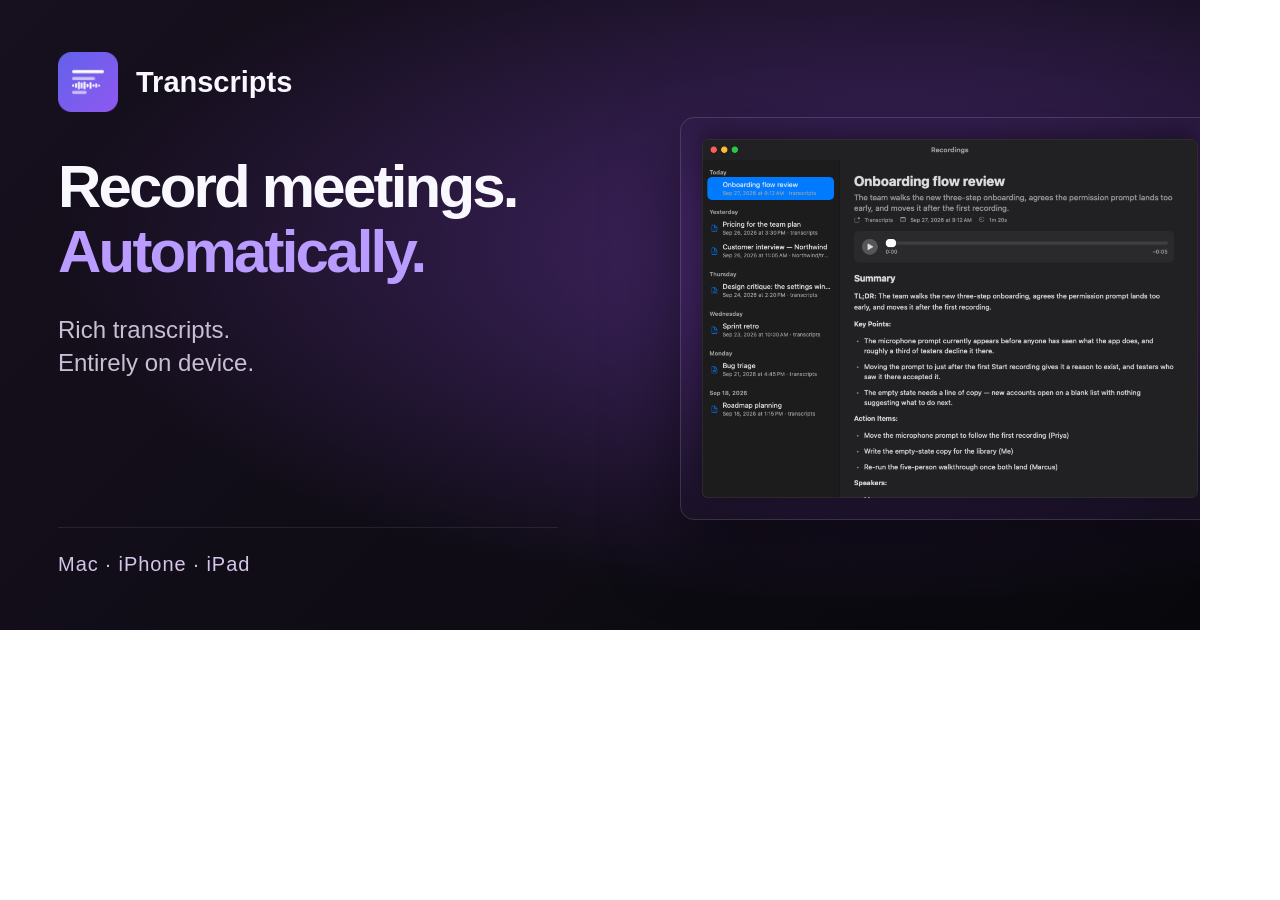
<file: site/social-card.html>
<!doctype html><meta charset="utf-8"><style>
*{box-sizing:border-box}body{margin:0;font-family:-apple-system,BlinkMacSystemFont,sans-serif;color:#faf8ff}.card{position:relative;width:1200px;height:630px;overflow:hidden;background:radial-gradient(ellipse at 76% 40%,#492871,transparent 66%),linear-gradient(135deg,#17101f,#09090d)}.brand{position:absolute;left:58px;top:52px;display:flex;gap:18px;align-items:center;font-size:29px;font-weight:650}.brand img{width:60px;height:60px}.copy{position:absolute;left:58px;top:155px;width:575px}h1{font-size:60px;line-height:1.08;letter-spacing:-2.8px;margin:0;font-weight:700}h1 span{color:#ba9bff}p{font-size:24px;line-height:1.4;color:#c8bfd5;margin-top:28px;width:480px}.devices{position:absolute;left:58px;bottom:54px;color:#d4c5e9;font-size:20px;letter-spacing:1px}.screen{position:absolute;left:680px;top:117px;width:540px;height:403px;object-fit:contain;border-radius:14px;box-shadow:0 28px 70px #0008;border:1px solid #ffffff22}.rule{position:absolute;left:58px;bottom:102px;width:500px;height:1px;background:#ffffff16}
</style><div class="card"><div class="brand"><img src="../docs/assets/icon.png">Transcripts</div><div class="copy"><h1>Record meetings.<br><span>Automatically.</span></h1><p>Rich transcripts.<br>Entirely on device.</p></div><img class="screen" src="../docs/guide/images/document-summary.webp"><div class="rule"></div><div class="devices">Mac · iPhone · iPad</div></div>
</file>
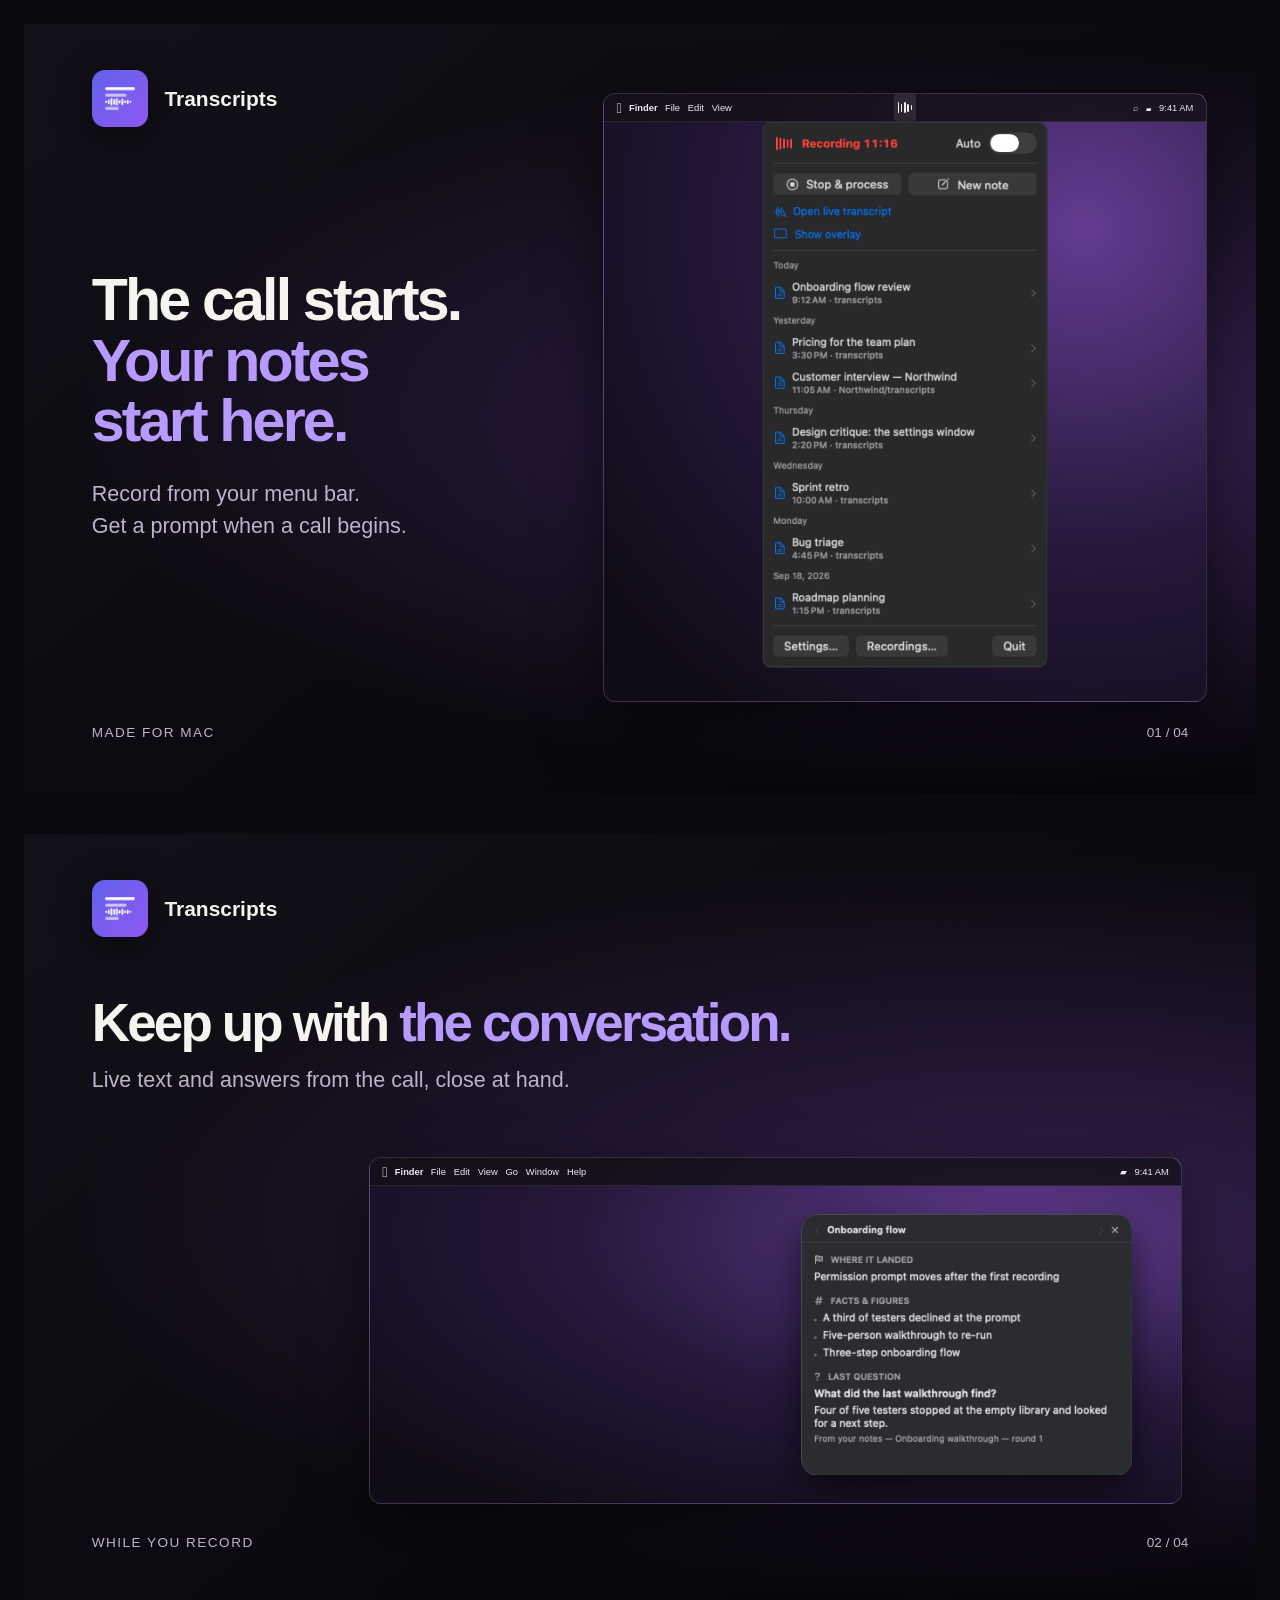
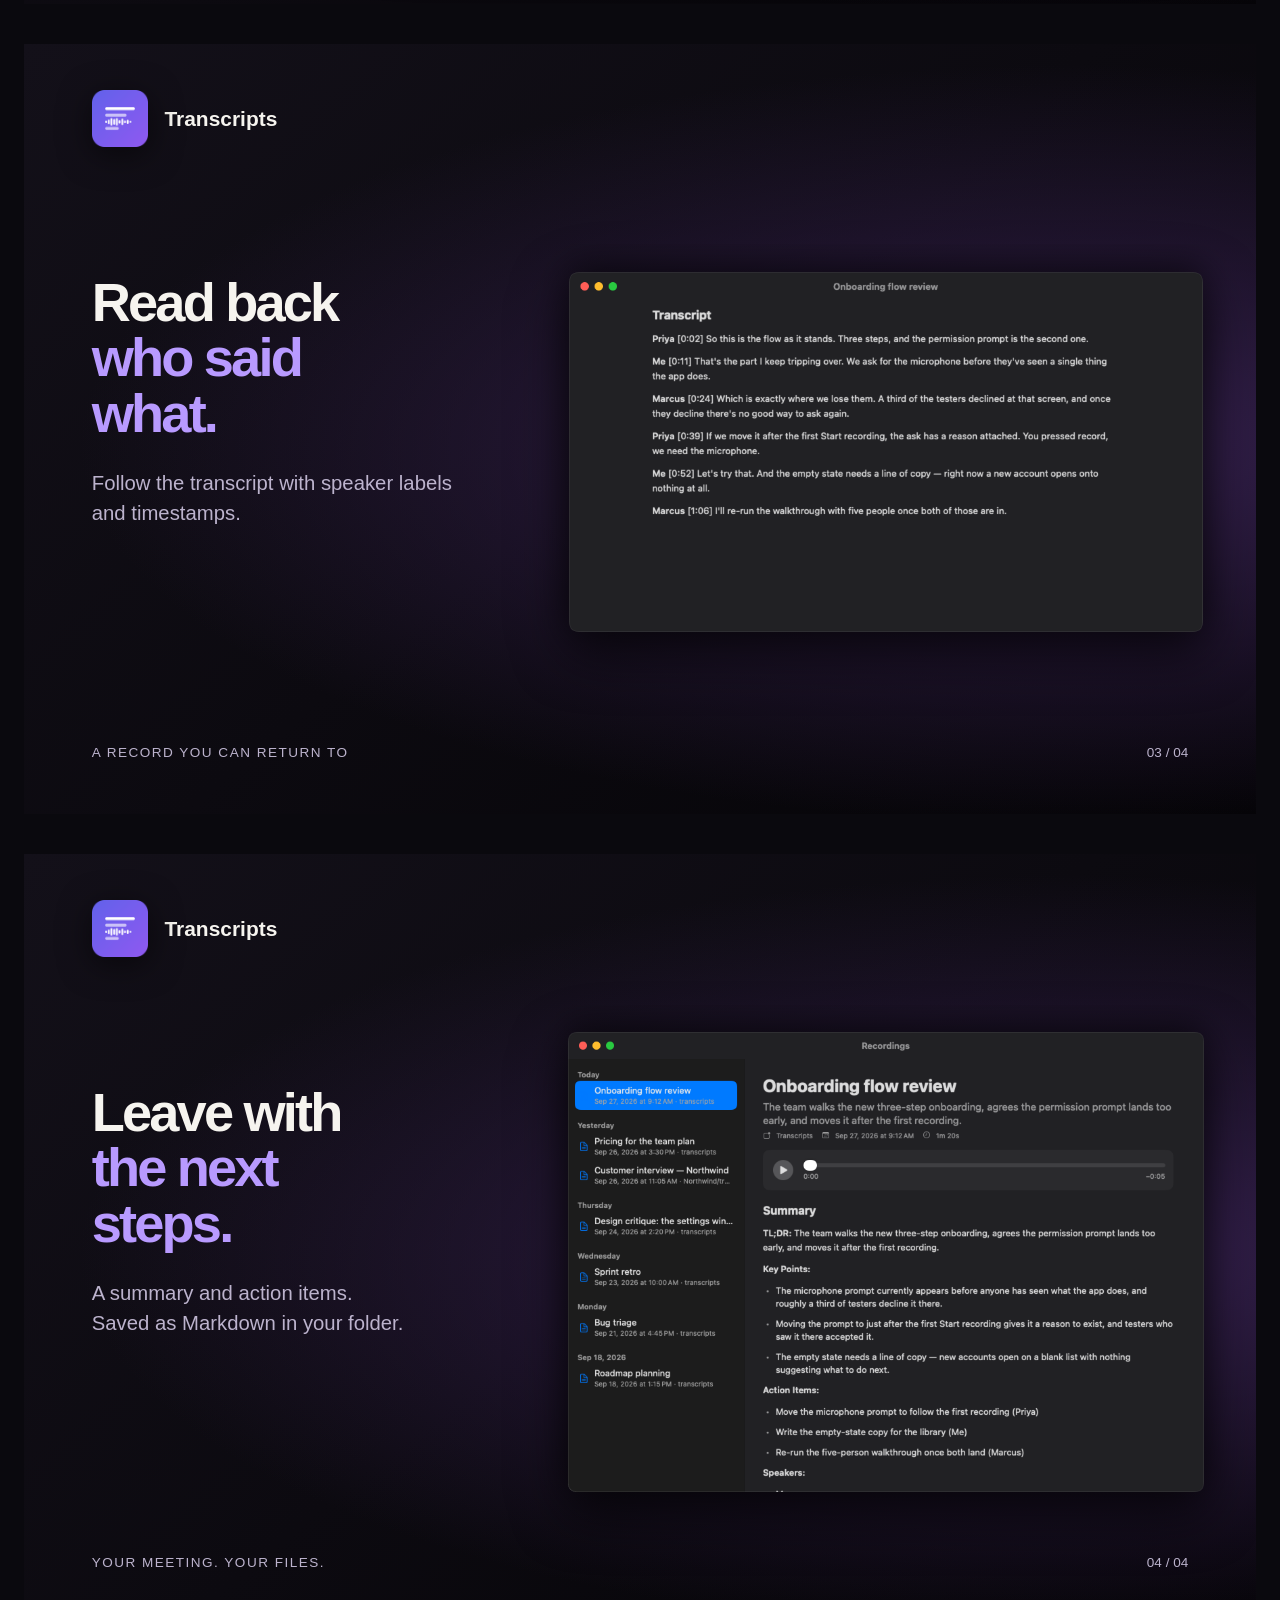
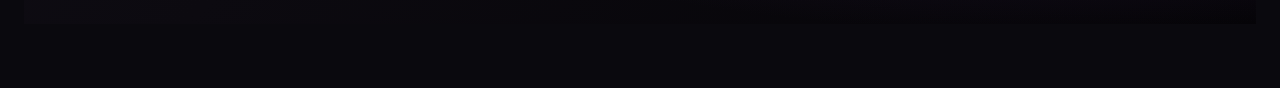
<file: scripts/store-artwork/mac.html>
<!doctype html>
<html lang="en"><meta charset="utf-8"><meta name="viewport" content="width=device-width,initial-scale=1">
<title>Transcripts — Mac App Store visual refresh</title>
<style>
*{box-sizing:border-box}body{margin:0;background:#e8e9ec;color:#171b27;font-family:-apple-system,BlinkMacSystemFont,sans-serif}header{max-width:1120px;margin:60px auto 36px;padding:0 24px}header h1{font-size:36px;letter-spacing:-1.4px;margin-bottom:12px}header p{max-width:820px;line-height:1.65;color:#50596b}main{max-width:1440px;margin:auto;padding:24px}.frame{width:100%;aspect-ratio:1.6;position:relative;overflow:hidden;margin-bottom:40px;container-type:inline-size;background:#101520;color:#f6f4ef}.slide{position:absolute;inset:0;background:radial-gradient(ellipse at 85% 55%,#314862 0,transparent 65%),linear-gradient(135deg,#131925,#090e17)}.brand{position:absolute;left:5.5%;top:7%;display:flex;align-items:center;gap:1cqw;font-size:1.5cqw;font-weight:600}.wave{display:flex;gap:.25cqw;align-items:center;height:2.4cqw}.wave i{display:block;width:.25cqw;background:#70d8c8;border-radius:1cqw}.wave i:nth-child(1),.wave i:nth-child(5){height:35%}.wave i:nth-child(2),.wave i:nth-child(4){height:65%}.wave i:nth-child(3){height:100%}.copy{position:absolute;left:5.5%;top:30%;width:38%;z-index:2}h2{font-size:5.2cqw;line-height:1.02;letter-spacing:-.23cqw;margin:0 0 2.2cqw;font-weight:650}h2 em{font-style:normal;color:#87e1d2}.copy p{font-size:1.75cqw;line-height:1.48;color:#b7c4d5;margin:0;max-width:31cqw}.foot{position:absolute;left:5.5%;bottom:7%;font-size:1.1cqw;letter-spacing:.12cqw;color:#b7c4d5}.num{position:absolute;right:5.5%;bottom:7%;font-size:1.1cqw;color:#b7c4d5}.product{position:absolute;right:5%;top:21%;width:49%;height:65%;display:flex;align-items:center;justify-content:center}.product img{display:block;max-width:100%;max-height:100%;object-fit:contain;box-shadow:0 2cqw 5cqw #0008;border-radius:1cqw}.menu .product{top:9%;height:80%;right:7%;width:40%}.wide .copy{top:22%;width:80%}.wide h2{font-size:4.5cqw;margin-bottom:1.2cqw}.wide .copy p{max-width:80cqw}.wide .product{top:44%;height:41%;right:9%;width:82%}.document .copy{width:36%}.document .product{top:20%;height:65%;width:51%;right:4%}.document h2{font-size:4.5cqw}.light .slide{background:radial-gradient(ellipse at 80% 60%,#d6e5e0 0,transparent 70%),#f3f1eb;color:#172b32}.light h2 em{color:#267c70}.light .copy p,.light .foot,.light .num{color:#50656a}.light .wave i{background:#267c70}footer{max-width:1100px;margin:16px auto 60px;padding:0 24px;line-height:1.6;color:#50596b}a{color:inherit}@media print{header,footer{display:none}main{padding:0}.frame{break-after:page;margin:0}}

/* V2: icon-led purple / black artwork. */
body{background:#0a090e;color:#f5f2ff}header p,footer{color:#aaa3ba}.frame{background:#09080d}.slide{background:radial-gradient(ellipse at 85% 52%,#35204e 0,transparent 67%),linear-gradient(140deg,#131019,#050407)}h2 em{color:#b89aff}.copy p,.foot,.num{color:#bcb3cd}.brand{top:6%;gap:1.3cqw;font-size:1.7cqw}.app-icon{width:4.6cqw;height:4.6cqw;filter:drop-shadow(0 .6cqw 1.3cqw #0008)}.product img{box-shadow:none;border-radius:0;filter:drop-shadow(0 1.8cqw 2cqw #0009)}.desktop{position:absolute;background:radial-gradient(ellipse at 80% 22%,#623c91 0,#26183b 48%,#100c17 88%);border:1px solid #ffffff24;border-radius:1cqw;overflow:hidden;box-shadow:0 2cqw 5cqw #0008}.menu-desktop{right:4%;top:9%;width:49%;height:79%}.macbar{position:absolute;z-index:2;left:0;right:0;top:0;height:2.25cqw;background:#141019dc;border-bottom:1px solid #ffffff16;display:flex;align-items:center;justify-content:space-between;padding:0 1cqw;font-size:.76cqw;color:#eee9f6;white-space:nowrap}.leftmenus{display:flex;align-items:center;gap:.6cqw}.statusmark{position:absolute;left:calc(50% - .9cqw);width:1.8cqw;height:100%;display:flex;align-items:center;justify-content:center;gap:.15cqw;background:#ffffff17;border-radius:.25cqw}.statusmark i{width:.12cqw;height:.9cqw;border-radius:1cqw;background:#eee}.statusmark i:nth-child(2),.statusmark i:nth-child(4){height:.65cqw}.statusmark i:nth-child(5){height:.4cqw}.popover{position:absolute;left:50%;transform:translateX(-50%);top:0;width:auto;height:100%;max-width:none}.menu .copy{width:40%;top:32%}.menu h2{font-size:4.8cqw}.overlay-desktop{left:28%;right:6%;top:42%;height:45%}.overlay-panel{position:absolute;right:6%;top:16%;height:76%;width:auto;filter:drop-shadow(0 1.2cqw 1.5cqw #0009)}.wide .copy{top:21%;width:89%}.wide h2{font-size:4.3cqw}.document .product{right:2%;width:56%;height:70%;top:18%}.document .copy{width:35%}.document .copy p{font-size:1.65cqw}.document h2{font-size:4.4cqw}
.popover{width:64%;height:92%;top:3%;overflow:visible} </style>

<main>
<section class="frame menu" id="01-menu"><div class="slide"><div class="brand"><img class="app-icon" src="../../docs/assets/icon.png" alt="Transcripts app icon">Transcripts</div><div class="copy"><h2>The call starts.<br><em>Your notes<br>start here.</em></h2><p>Record from your menu bar.<br>Get a prompt when a call begins.</p></div><div class="desktop menu-desktop"><div class="macbar"><span class="leftmenus"><b style="font-size:1.15cqw"></b><b>Finder</b> File &nbsp; Edit &nbsp; View</span><span class="statusmark"><i></i><i></i><i></i><i></i><i></i></span><span class="rightmenus">⌕ &nbsp; ▰ &nbsp; 9:41 AM</span></div><svg class="popover" viewBox="200 68 640 1250" role="img" aria-label="Transcripts recording menu"><defs><clipPath id="menu-shape"><rect x="200" y="90" width="640" height="1225" rx="22"/><path d="M500 92L520 68L540 92Z"/></clipPath></defs><image href="../../docs/guide/images/menu-recording.webp" width="1040" height="1380" clip-path="url(#menu-shape)"/></svg></div><div class="foot">MADE FOR MAC</div><div class="num">01 / 04</div></div></section>
<section class="frame wide" id="02-overlay"><div class="slide"><div class="brand"><img class="app-icon" src="../../docs/assets/icon.png" alt="Transcripts app icon">Transcripts</div><div class="copy"><h2>Keep up with <em>the conversation.</em></h2><p>Live text and answers from the call, close at hand.</p></div><div class="desktop overlay-desktop"><div class="macbar"><span class="leftmenus"><b style="font-size:1.15cqw"></b><b>Finder</b> File &nbsp; Edit &nbsp; View &nbsp; Go &nbsp; Window &nbsp; Help</span><span class="rightmenus">▰ &nbsp; 9:41 AM</span></div><svg class="overlay-panel" viewBox="240 120 760 600" role="img" aria-label="Live meeting overlay with contextual answers"><defs><clipPath id="overlay-shape"><rect x="240" y="120" width="760" height="600" rx="38"/></clipPath></defs><image href="../../docs/guide/images/overlay.webp" width="1240" height="840" clip-path="url(#overlay-shape)"/></svg></div><div class="foot">WHILE YOU RECORD</div><div class="num">02 / 04</div></div></section>
<section class="frame document" id="03-transcript"><div class="slide"><div class="brand"><img class="app-icon" src="../../docs/assets/icon.png" alt="Transcripts app icon">Transcripts</div><div class="copy"><h2>Read back<br><em>who said<br>what.</em></h2><p>Follow the transcript with speaker labels and timestamps.</p></div><div class="product"><img src="../../docs/guide/images/document-transcript.webp" alt="Meeting transcript with named speakers and timestamps"></div><div class="foot">A RECORD YOU CAN RETURN TO</div><div class="num">03 / 04</div></div></section>
<section class="frame document" id="04-summary"><div class="slide"><div class="brand"><img class="app-icon" src="../../docs/assets/icon.png" alt="Transcripts app icon">Transcripts</div><div class="copy"><h2>Leave with<br><em>the next<br>steps.</em></h2><p>A summary and action items.<br>Saved as Markdown in your folder.</p></div><div class="product"><img src="../../docs/guide/images/document-summary.webp" alt="Meeting summary, decisions, and action items"></div><div class="foot">YOUR MEETING. YOUR FILES.</div><div class="num">04 / 04</div></div></section>
</main></html>
</file>
